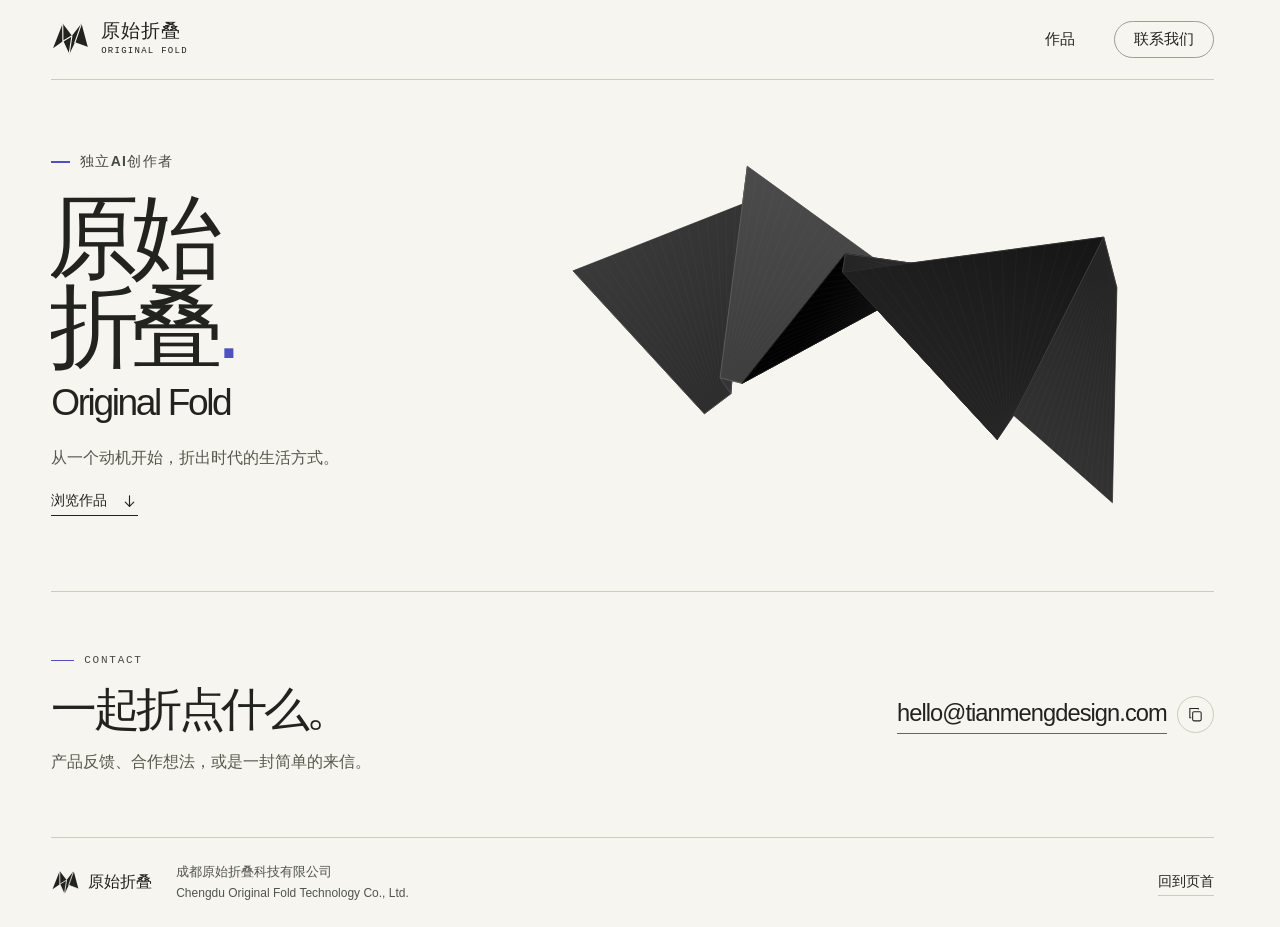
<file: index.html>
<!doctype html>
<html lang="zh-CN">
<head>
  <meta charset="utf-8">
  <meta name="viewport" content="width=device-width, initial-scale=1">
  <meta name="theme-color" content="#f6f5ef">
  <meta name="description" content="原始折叠，来自成都的独立AI创作者。从一个动机开始，折出时代的生活方式。沿首页折痕向下展开，认识我们的作品《想过》和《段落计时器》。">
  <meta property="og:title" content="原始折叠 · Original Fold">
  <meta property="og:description" content="从一个动机开始，折出时代的生活方式。">
  <meta property="og:type" content="website">
  <link rel="icon" type="image/svg+xml" sizes="any" href="./mark.svg?v=mono1">
  <title>原始折叠 · Original Fold</title>
  <link rel="stylesheet" href="./style.css?v=tempo5">
  <script defer src="./fold.js?v=hinge4"></script>
  <script defer src="./portfolio.js?v=tempo5"></script>
  <script defer src="./contact.js"></script>
</head>
<body>
  <svg class="symbols" xmlns="http://www.w3.org/2000/svg" aria-hidden="true"><defs>
    <symbol id="foldmark" viewBox="0 0 38 34"><path d="M2 26 11.4 2l9 11.8L29.7 2 36 25.4l-12.8-4.8-5.6 11.7-6-13.1z" fill="currentColor"/><path d="m11.4 2 .2 17.2 8.9-5.4M29.7 2l-6.5 18.6 12.8 4.8m-24.4-6.2 6 13.1 2.8-18.5" fill="none" stroke="var(--line-on-logo,#f6f5ef)" stroke-width="1.1" stroke-linejoin="round"/></symbol>
    <symbol id="ic-copy" viewBox="0 0 24 24"><rect x="8" y="8" width="12" height="13" rx="1.8" fill="none" stroke="currentColor" stroke-width="1.5"/><path d="M16 5V3.5H4v13H6" fill="none" stroke="currentColor" stroke-width="1.5"/></symbol>
    <symbol id="ic-check" viewBox="0 0 24 24"><path d="m4 12 5 5L20 6" fill="none" stroke="currentColor" stroke-width="2"/></symbol>
    <symbol id="ic-arrow" viewBox="0 0 24 24"><path d="M4 12h15m-6-6 6 6-6 6" fill="none" stroke="currentColor" stroke-width="1.6" stroke-linecap="round" stroke-linejoin="round"/></symbol>
  </defs></svg>
  <a class="skip" href="#main">跳到正文</a>
  <div class="wrap">
    <header class="mast">
      <a class="brand" href="#top" aria-label="原始折叠，回到首页"><svg class="brandmark" aria-hidden="true"><use href="#foldmark"/></svg><span>原始折叠<small lang="en">ORIGINAL FOLD</small></span></a>
      <nav aria-label="主导航"><a href="#works" aria-controls="works">作品</a><a class="nav-contact" href="#contact">联系<span class="contact-long">我们</span></a></nav>
    </header>
    <main id="main">
      <section id="top" class="hero" aria-labelledby="title">
        <div class="hero-type">
          <div class="hero-kicker"><i></i>独立AI创作者</div>
          <h1 id="title">原始<br>折叠<span class="title-dot" aria-hidden="true">.</span></h1>
          <div class="wordmark" lang="en">Original Fold</div>
          <p class="intro">从一个动机开始，折出时代的生活方式。</p>
          <a class="hero-link" href="#works" aria-controls="works"><span class="browse-label">浏览作品</span><svg aria-hidden="true"><use href="#ic-arrow"/></svg></a>
        </div>
        <div class="paper-air">
          <svg id="sculpture" viewBox="0 0 640 480" role="img" tabindex="0" aria-label="黑色三维折纸。拖动纸面可以移动并转动它。方向键转动，Shift 加方向键移动，Home 或双击复位。">
            <defs id="paper-inks"></defs>
            <g id="paper-model">
              <path fill="#202020" d="m80 283 115-145 91 58-106 139z"/>
              <path fill="#505050" d="m195 138 91 58 53 132-114-82z"/>
              <path fill="#171717" d="m225 246 114 82 91-197-85 50z"/>
              <path fill="#444" d="m345 181 85-50 98 142-100 52z"/>
              <path fill="#252525" d="m428 325 100-52-31 78-123 32z"/>
            </g>
          </svg>
        </div>
      </section>
      <section id="works" class="works-roll" aria-labelledby="works-title">
        <div class="folio-print">
          <div class="folio-page page-first">
            <div class="folio-inner">
              <header class="sheet-head">
                <div><span class="eyebrow"><i></i><span lang="en">SELECTED WORKS</span></span><h2 id="works-title" tabindex="-1">折进日常的作品<span aria-hidden="true">.</span></h2></div>
                <a class="sheet-close" href="#top" aria-label="向上收起作品"><span aria-hidden="true">↑</span> 收起</a>
              </header>
              <article class="work">
                  <a class="work-link" data-project="xiangguo" href="https://qq244358862.github.io/xiangguo-support/" target="_blank" rel="noopener noreferrer" aria-label="查看想过的产品页（新窗口）">
                    <div class="art art-memory" aria-hidden="true"><span class="art-tag">XIANGGUO</span><span class="art-small">思考手记</span>
              <div class="mem-art" aria-hidden="true"><div class="mem-echo echo-a"></div><div class="mem-echo echo-b"></div><div class="mem-paper"><div class="tiny-imprint">给未来的自己</div><span>我以前，<br>也想过。</span><i></i><span class="mem-fold"></span></div></div></div>
                    <div class="work-caption"><div class="work-heading"><h3>想过</h3><span class="external-arrow" aria-hidden="true">↗</span></div>
                      <span class="work-type"><span class="work-index" aria-hidden="true">01</span>记忆 · 写作</span><p>记下一句想明白的话。下次遇到相似的处境，找回自己当时的原话。</p></div>
                  </a>
                </article>
            </div>
          </div>
          <div class="folio-page page-last">
            <div class="folio-inner">
              <article class="work">
                  <a class="work-link" data-project="segment" href="https://qq244358862.github.io/segment-timer-support/" target="_blank" rel="noopener noreferrer" aria-label="查看段落计时器的产品页（新窗口）">
                    <div class="art art-time" aria-hidden="true"><span class="art-tag">SEGMENT TIMER</span><span class="art-small">时间工具</span>
              <svg class="time-art" viewBox="0 0 450 231" aria-hidden="true">
                <g fill="none" stroke="#cee3b2" stroke-width=".7" opacity=".45"><path d="M16 185h423M18 122h419M70 204V68m77 136V45m77 160V30m77 174V47m77 157V68" stroke-dasharray="3 5"/></g>
                <g stroke="#284f44" stroke-width="1.2" stroke-linejoin="round"><path d="m48 167 65-36v36l-65 37z" fill="#629b76"/><path d="m48 167 41 21 66-37-42-20z" fill="#c4e4a9"/><path d="m89 188 66-37v17l-66 37z" fill="#558a69"/><path d="m105 138 66-37 42 21-66 37z" fill="#c4e4a9"/><path d="m147 159 66-37v39l-66 38z" fill="#77a882"/><path d="m147 159-42-21v39l42 22z" fill="#416c58"/><path d="m164 103 66-38 42 22-66 37z" fill="#e0efb9"/><path d="m206 124 66-37v67l-66 38z" fill="#8ab98b"/><path d="m206 124-42-21v68l42 21z" fill="#4a7862"/><path d="m223 69 65-38 42 22-65 37z" fill="#e9f4c5"/><path d="m265 90 65-37v95l-65 37z" fill="#a6cb9b"/><path d="m265 90-42-21v95l42 21z" fill="#588771"/><path d="m283 105 65-38 42 22-65 37z" fill="#d1e6ab"/><path d="m325 126 65-37v54l-65 38z" fill="#8fb791"/><path d="m325 126-42-21v54l42 22z" fill="#5a856d"/></g>
              </svg></div>
                    <div class="work-caption"><div class="work-heading"><h3>段落计时器</h3><span class="external-arrow" aria-hidden="true">↗</span></div>
                      <span class="work-type"><span class="work-index" aria-hidden="true">02</span>时间 · 记录</span><p>把一次工作拆成几段，对照计划与实际用时，看清时间花在了哪里。</p></div>
                  </a>
                </article>
              <div class="sheet-foot"><a class="sheet-close" href="#top"><span aria-hidden="true">↑</span> 收起作品</a></div>
            </div>
          </div>
        </div>
        <div class="fold-rig" aria-hidden="true" inert></div>
      </section>
      <section id="contact" class="contact block" aria-labelledby="contact-title"><div><span class="eyebrow"><i></i> CONTACT</span><h2 id="contact-title">一起折点什么。</h2><p>产品反馈、合作想法，或是一封简单的来信。</p></div><div class="contact-address"><a href="mailto:hello@tianmengdesign.com">hello@tianmengdesign.com</a><button type="button" id="copy-email" aria-label="复制联系邮箱" title="复制邮箱"><svg aria-hidden="true"><use href="#ic-copy"/></svg></button><span class="copy-status" id="copy-status" role="status" aria-live="polite"></span></div></section>
    </main>
    <footer><div class="foot-brand"><svg aria-hidden="true"><use href="#foldmark"/></svg><strong>原始折叠</strong></div><div class="legal">成都原始折叠科技有限公司<br><span lang="en">Chengdu Original Fold Technology Co., Ltd.</span></div><a href="#top">回到页首</a></footer>
  </div>
</body>
</html>
</file>
<file: style.css>
:root{--paper:#f6f5ef;--ink:#22231f;--muted:#55584e;--line:#cbcbbf;--accent:#5051c0;--mono:"SFMono-Regular",Consolas,"Liberation Mono",monospace;--sans:Inter,"Helvetica Neue",Arial,"PingFang SC","Microsoft YaHei","Noto Sans SC",sans-serif;font-family:var(--sans);color:var(--ink);background:var(--paper);color-scheme:light;font-synthesis:none;text-rendering:optimizeLegibility}
*{box-sizing:border-box}html{scroll-behavior:smooth;scroll-padding-top:16px}body{margin:0}h1,h2,h3,p{margin:0}button{font:inherit;color:inherit;cursor:pointer}a{color:inherit;text-decoration:none}svg{display:block}[hidden]{display:none!important}
:where(a,button,[tabindex]):focus-visible{outline:2px solid var(--accent);outline-offset:5px}.symbols{position:absolute;width:0;height:0;overflow:hidden}.skip,.sr-only{position:absolute}.sr-only{width:1px;height:1px;padding:0;margin:-1px;overflow:hidden;clip-path:inset(50%);white-space:nowrap}.skip{z-index:10;top:-70px;left:14px;padding:12px 18px;background:var(--ink);color:white}.skip:focus{top:6px}
.wrap{width:min(calc(100% - clamp(48px,8vw,140px)),1580px);margin:auto}.mast{height:80px;display:flex;align-items:center;justify-content:space-between;border-bottom:1px solid var(--line)}.brand,.foot-brand{display:inline-flex;align-items:center;gap:11px}.brandmark{width:39px;height:36px}.brand>span{font-size:19px;font-weight:750;line-height:1.1;letter-spacing:.055em}.brand small{display:block;margin-top:3px;font:9px/1.4 var(--mono);letter-spacing:.14em}.mast nav{display:flex;align-items:center;gap:clamp(20px,3vw,52px);font-size:15px}.mast nav a{padding:9px 0}.mast .nav-contact{border:1px solid #9c9e92;border-radius:30px;padding:8px 19px}.mast a:hover,.hero-link:hover,footer a:hover{color:var(--accent)}
.hero{position:relative;display:grid;grid-template-columns:minmax(0,.74fr) minmax(0,1.26fr);align-items:center;min-height:clamp(490px,40vw,660px);padding:36px 0 38px;isolation:isolate}.hero-type{z-index:1;width:fit-content;pointer-events:none}.hero-type a{pointer-events:auto}.eyebrow,.hero-kicker{display:flex;align-items:center;gap:10px;color:#474a42}.eyebrow{font:11px/1.5 var(--mono);letter-spacing:.16em}.hero-kicker{font-size:14px;font-weight:560;letter-spacing:.09em;margin-bottom:22px}.eyebrow i,.hero-kicker i{width:23px;height:1px;background:var(--accent);display:block}.hero-kicker i{height:2px;width:19px}.hero h1{font-size:clamp(81px,7.15vw,126px);line-height:.98;font-weight:800;letter-spacing:-.085em;margin-left:-.045em}.title-dot{color:var(--accent);font-family:Arial,sans-serif;margin-left:.07em}.title-dot{font-size:.7em}.wordmark{font:400 clamp(29px,2.9vw,49px)/1.1 Arial,var(--sans);letter-spacing:-.065em;margin-top:10px}.intro{margin-top:21px;font-size:clamp(16px,1.22vw,20px);line-height:1.7;color:var(--muted)}.hero-link{display:inline-flex;align-items:center;gap:14px;border-bottom:1px solid currentColor;padding:5px 0;margin-top:16px;font-weight:590;font-size:14px}.hero-link svg{height:17px;width:17px;transform:rotate(45deg)}
.paper-air{align-self:stretch;min-height:380px;position:relative;z-index:2;pointer-events:none}.paper-air svg{width:100%;height:100%;position:absolute;inset:0;overflow:visible;pointer-events:none;outline:none}.paper-air #paper-model{pointer-events:visiblePainted;cursor:grab;touch-action:none;-webkit-tap-highlight-color:transparent}.paper-air svg[data-held] #paper-model{cursor:grabbing}.paper-air #paper-model path.face{touch-action:none}.paper-air svg:focus-visible #paper-model .face{stroke:#75779c;stroke-width:1.2}
.block{padding:clamp(45px,4.7vw,80px) 0}
.contact p{font-size:16px;line-height:1.85}
.contact{display:flex;align-items:center;justify-content:space-between;gap:24px}.contact p{margin-top:12px;color:var(--muted)}.contact-address{display:flex;align-items:center;gap:10px;position:relative}.contact-address>a{font-size:clamp(20px,1.85vw,33px);letter-spacing:-.04em;line-height:1.6;border-bottom:1px solid #65685e}.contact-address>a:hover{color:var(--accent)}.contact-address button{background:transparent;border:1px solid var(--line);border-radius:50%;width:37px;height:37px;display:grid;place-items:center}.contact-address button svg{width:17px;height:17px}.copy-status{position:absolute;right:0;top:calc(100% + 5px);font-size:13px;color:var(--accent)}
footer{border-top:1px solid var(--line);display:flex;align-items:center;gap:24px;min-height:90px;padding:17px 0}.foot-brand{gap:8px}.foot-brand svg{width:29px;height:29px}.foot-brand strong{white-space:nowrap;font-size:16px}.legal{font-size:13px;color:#50554c;line-height:1.65}.legal span{font-size:12px}footer>a{margin-left:auto;white-space:nowrap;font-size:14px;border-bottom:1px solid var(--line);padding:4px 0}

/* Original illustrations from the first portfolio. */
.art{aspect-ratio:2.22;min-height:180px;display:block;position:relative;overflow:hidden;isolation:isolate}.art:focus-visible{outline-offset:2px}.art-tag,.art-small{position:absolute;z-index:2;top:16px;font:12px var(--mono);letter-spacing:.1em}.art-tag{left:19px}.art-small{right:19px;font-family:var(--sans);letter-spacing:.09em}.art-memory{background:#d9d6ee;color:#503e65;background-image:radial-gradient(circle at 70% 78%,#e4e1f0,transparent 60%),repeating-linear-gradient(162deg,transparent 0 36px,#6b638212 36px 37px,transparent 37px 75px)}.mem-art{position:absolute;width:47%;height:71%;max-width:295px;left:30%;top:24%;transform:rotate(-13deg);transition:transform .4s}.art-memory:hover .mem-art{transform:translateY(-5px) rotate(-9deg)}.mem-echo,.mem-paper{position:absolute;inset:0;box-shadow:1px 5px 11px #23223523}.mem-echo:before{position:absolute;inset:14px 12px;content:"";border:1px solid #6668824d}.echo-a{background:#8d91ca;transform:translate(-19%,3%) rotate(-12deg)}.echo-b{background:#b2b2d6;transform:translate(14%,6%) rotate(12deg)}.mem-paper{padding:clamp(8px,1.3vw,20px) 12%;color:#30334e;background-color:#faf9f1;background-image:repeating-linear-gradient(0deg,transparent 0 23px,#aaaaba55 23px 24px);line-height:1.25}.tiny-imprint{font-size:clamp(9px,.83vw,13px);letter-spacing:.09em;color:#666681;margin-bottom:7px}.mem-paper>span:not(.mem-fold){font-family:"Noto Serif SC","Songti SC",SimSun,serif;font-size:clamp(18px,2.3vw,40px);font-weight:600}.mem-paper>i{position:absolute;bottom:13%;right:15%;border:1.5px solid #6f62a6;border-radius:50%;width:14%;aspect-ratio:1}.mem-fold{width:12%;aspect-ratio:1;position:absolute;right:0;bottom:0;background:linear-gradient(135deg,#c3c2d8 49%,#eceaf4 50%)}.art-time{background-color:#203f36;color:#e1edcf;background-image:radial-gradient(circle at 62% 45%,#375a43,transparent 66%),radial-gradient(circle,#cfddb133 .72px,transparent .93px);background-size:100% 100%,13px 13px}.time-art{width:75%;height:88%;position:absolute;top:12%;left:13%;transition:transform .4s}.art-time:hover .time-art{transform:translateY(-5px)}


@media(max-width:980px){.wrap{width:calc(100% - 52px)}.hero{grid-template-columns:.82fr 1.18fr;min-height:470px}.contact-address>a{font-size:22px}.work-type{font-size:11px}}
@media(max-width:730px){.wrap{width:calc(100% - 36px)}.mast{height:64px}.brand{gap:7px}.brandmark{width:31px;height:31px}.brand>span{font-size:17px}.brand small{font-size:8px}.mast nav{gap:17px;font-size:14px}.mast .nav-contact{padding:6px 11px}.contact-long{display:none}.hero{grid-template-columns:1fr;min-height:0;padding:27px 0 5px}.hero-kicker{font-size:13px;margin-bottom:13px}.hero h1 br{display:none}.hero h1{font-size:clamp(49px,12.6vw,84px);line-height:1.04}.wordmark{font-size:clamp(24px,5.6vw,34px);margin-top:6px}.intro{font-size:15px;margin-top:13px}.hero-link{font-size:13px;margin-top:9px;gap:9px}.paper-air{height:clamp(217px,62vw,350px);min-height:0;margin:0}
.contact p{font-size:15px}.contact{align-items:flex-start;flex-direction:column;gap:15px}.contact h2{font-size:33px}.contact-address>a{font-size:clamp(19px,5.5vw,29px)}footer{gap:9px 18px;flex-wrap:wrap}.foot-brand strong{font-size:15px}.legal{font-size:12px}footer>a{font-size:13px}}
@media(max-width:385px){.wrap{width:calc(100% - 28px)}.mast nav{gap:12px}.mast .nav-contact{padding:5px 9px}.legal{order:3;width:100%}}

/* The rule beneath the hero is both the section boundary and the first hinge. */
html{scrollbar-gutter:stable}
.hero{border-bottom:1px solid var(--line);overflow:clip}
.contact h2{font-size:clamp(35px,3.6vw,64px);line-height:1.14;letter-spacing:-.075em;margin-top:14px;font-weight:740}
.works-roll{position:relative;height:0;visibility:hidden;overflow:hidden;overflow:clip;overflow-anchor:none;isolation:isolate}
html:not([data-portfolio]) .works-roll:target,.works-roll[data-state="open"]{visibility:visible;height:auto}
.works-roll[data-state="opening"],.works-roll[data-state="closing"]{visibility:visible}
.works-roll[data-turning] .folio-print{visibility:hidden}
html[data-fold-in-motion]{overflow-anchor:none}
.folio-print,.fold-rig{width:100%}.fold-rig{position:absolute;inset:0 0 auto;pointer-events:none;user-select:none}
.rig-pair{position:absolute;left:0;top:0;width:100%;height:0;perspective:var(--lens,1600px);perspective-origin:50% 0;transform-style:preserve-3d}
.rig-plane{position:absolute;inset:0 0 auto;transform-origin:50% 0;backface-visibility:hidden;will-change:transform}
.strip-window{position:absolute;inset:0;overflow:hidden}.strip-print{position:absolute;left:0;right:0;top:0}
.face-shade{position:absolute;z-index:2;inset:0;pointer-events:none;opacity:0}
.rig-plane:first-child .face-shade{background:linear-gradient(to bottom,rgba(105,95,75,.12),rgba(61,54,41,.42));box-shadow:inset 0 -1px #6d604655}
.rig-plane:last-child .face-shade{background:linear-gradient(to bottom,rgba(77,67,45,.19),rgba(254,250,234,.14) 32%,rgba(255,253,242,.21));box-shadow:inset 0 1px #fffce0ae}
.folio-page{position:relative;background-color:#f4f0e5;background-image:linear-gradient(to bottom,transparent 48.7%,#aca38b0c 49.8%,#fdfbf32b 50%,transparent 51.7%),linear-gradient(108deg,#faf7ed 0%,#f1ede2 55%,#f8f5eb 100%);box-shadow:inset 1px 0 #b2ac9a42,inset -1px 0 #b2ac9a42}
.page-last{border-top:1px solid #b4ac974d;border-bottom:1px solid #b0aa9870}
.folio-inner{width:min(calc(100% - clamp(44px,8vw,128px)),980px);margin:0 auto;padding:clamp(16px,1.75vw,29px) 0}
.sheet-head,.sheet-foot{display:flex;align-items:center;justify-content:space-between;gap:14px}
.sheet-head{margin-bottom:clamp(13px,1.25vw,20px)}.sheet-head .eyebrow{font-size:10px;line-height:1.35}
.sheet-head h2{font-size:clamp(27px,2.6vw,43px);letter-spacing:-.075em;line-height:1.13;margin-top:6px}.sheet-head h2>span{color:var(--accent);font-family:Arial,sans-serif;margin-left:.05em}
.sheet-head h2[data-pointed]:focus{outline:0}.sheet-close{display:inline-flex;align-items:center;justify-content:center;gap:7px;min-height:37px;padding:5px 0;border-bottom:1px solid currentColor;font-size:14px;font-weight:580;white-space:nowrap}
.sheet-close:hover{color:var(--accent)}.sheet-close span{font-size:16px}.sheet-foot{justify-content:flex-end;margin-top:8px}
a[aria-controls="works"],.sheet-close{-webkit-tap-highlight-color:transparent}.hero-link svg{transform:rotate(90deg)}.hero-link[aria-expanded="true"] svg{transform:rotate(-90deg)}
.work,.work-caption{min-width:0}.work-link{display:grid;grid-template-columns:minmax(0,1.18fr) minmax(0,1fr);align-items:center;gap:clamp(20px,3vw,52px)}
.work-link .art{aspect-ratio:auto;min-height:0;height:clamp(115px,11.75vw,174px)}
.work-link:hover .mem-art{transform:translateY(-4px) rotate(-9deg)}.work-link:hover .time-art{transform:translateY(-4px)}
.work-caption{display:flex;align-items:flex-start;flex-direction:column;gap:4px}.work-heading{display:flex;align-items:baseline;gap:8px}.work-heading h3{font-size:clamp(21px,2vw,33px);line-height:1.24;letter-spacing:-.06em}.work-link:hover h3{text-decoration:underline;text-decoration-thickness:1px;text-underline-offset:4px}
.external-arrow{font:15px var(--mono);color:#5b5e51}.work-type{font-size:12px;color:#5a5e53}.work-index{font:10px var(--mono);letter-spacing:.08em;margin-right:8px;padding-right:7px;border-right:1px solid #9c9c89}
.work-caption p{color:#4c5147;font-size:clamp(14px,1.07vw,17px);line-height:1.75;margin-top:3px;max-width:28em}
@media(max-width:730px){.contact h2{font-size:33px}.folio-inner{width:calc(100% - 30px);padding:16px 0}.sheet-head{margin-bottom:13px}.sheet-head h2{font-size:clamp(24px,5.6vw,33px)}.sheet-head .eyebrow{font-size:9px}.sheet-close{min-height:38px;font-size:13px;gap:4px}.sheet-foot{margin-top:4px}
.work-link{grid-template-columns:33% minmax(0,1fr);gap:12px}.work-link .art{height:clamp(91px,23vw,126px)}.art-tag,.art-small{display:none}.mem-art{width:75%;height:65%;top:22%;left:13%}.mem-paper{padding:7px 8%}.tiny-imprint{font-size:6px;letter-spacing:0;margin-bottom:2px}.mem-paper>span:not(.mem-fold){display:block;white-space:nowrap;font-size:clamp(11px,3vw,16px)}.time-art{height:92%;width:110%;left:-5%;top:5%}
.work-heading{gap:5px}.work-heading h3{font-size:clamp(18px,4.6vw,24px)}.work-caption{gap:2px}.external-arrow{font-size:12px}.work-type,.work-index{font-size:10px}.work-caption p{font-size:13px;line-height:1.55}.work-index{margin-right:5px;padding-right:5px}}
@media(max-width:385px){.folio-inner{width:calc(100% - 24px)}.work-link{grid-template-columns:30% minmax(0,1fr);gap:10px}.work-caption p{font-size:12px}}
@media(prefers-reduced-motion:reduce){html{scroll-behavior:auto}*,*::before,*::after{transition-duration:0s!important;animation-duration:0s!important}}
</file>
